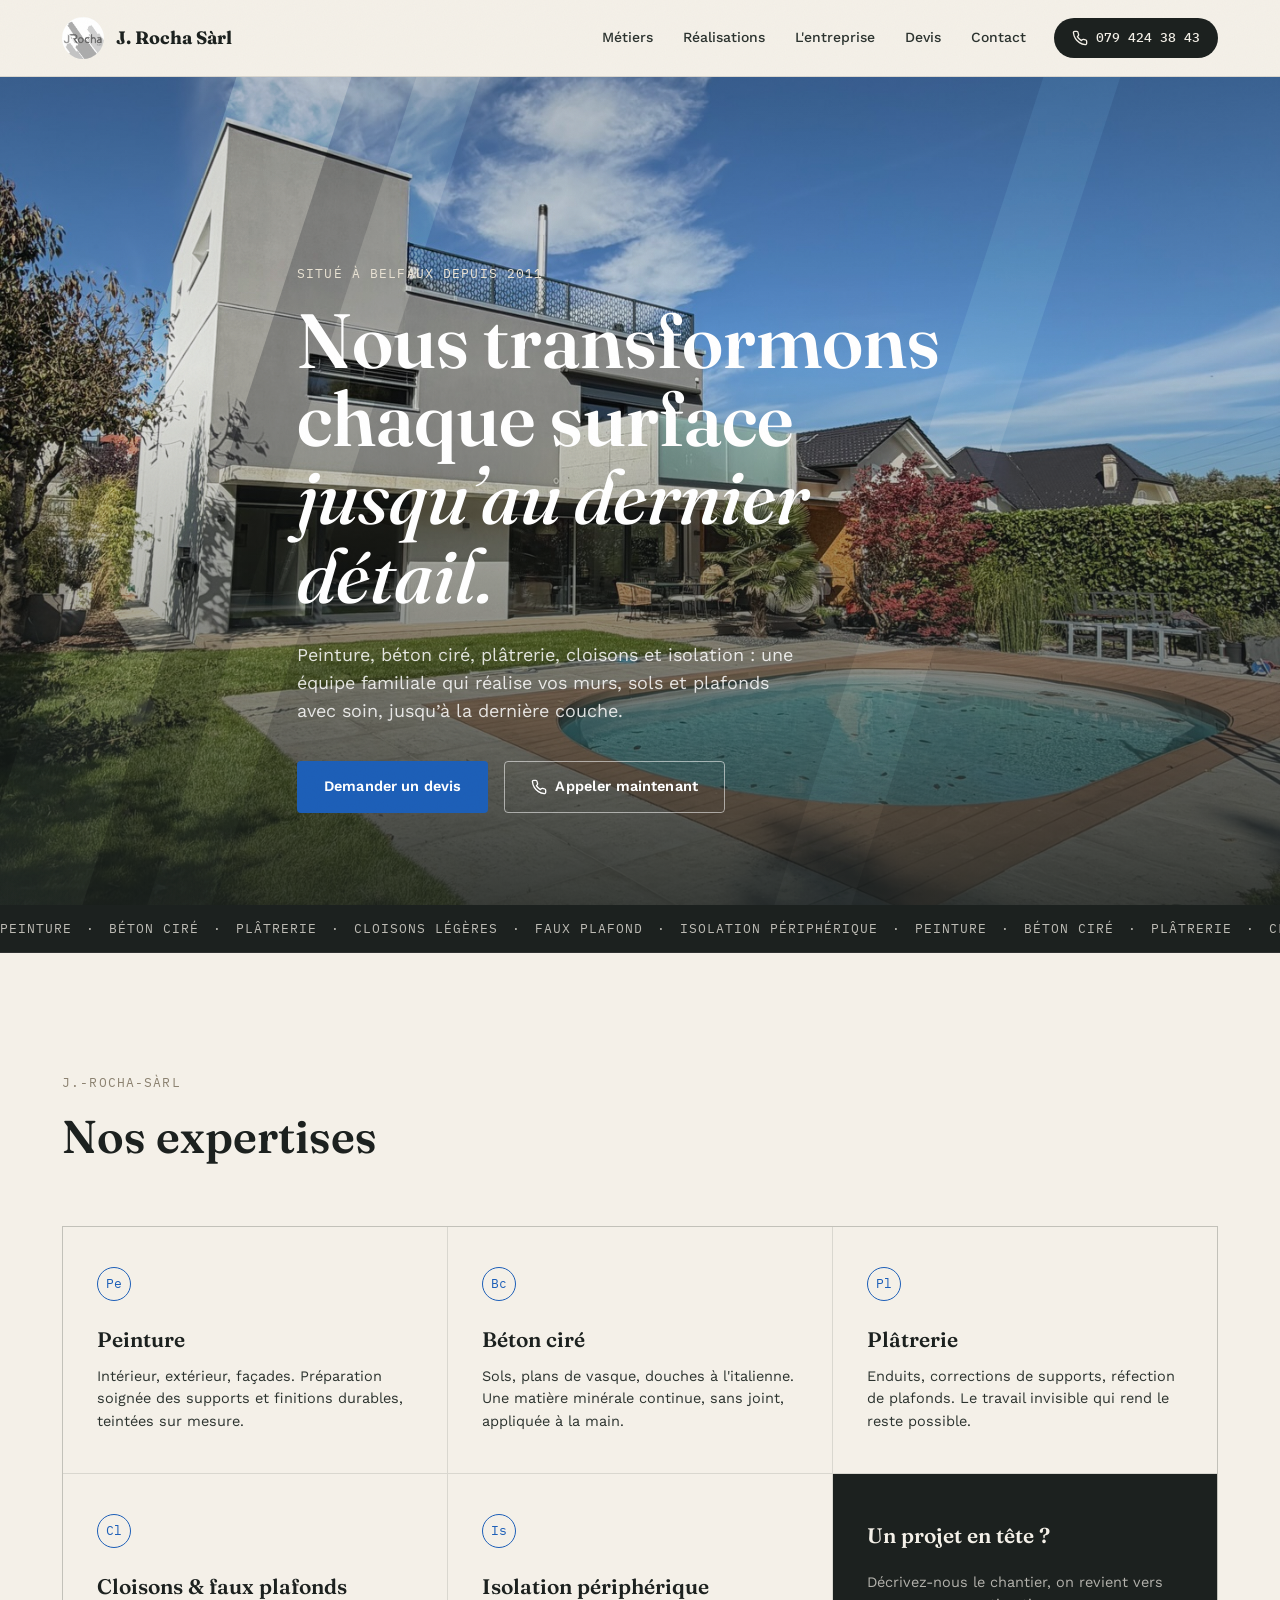
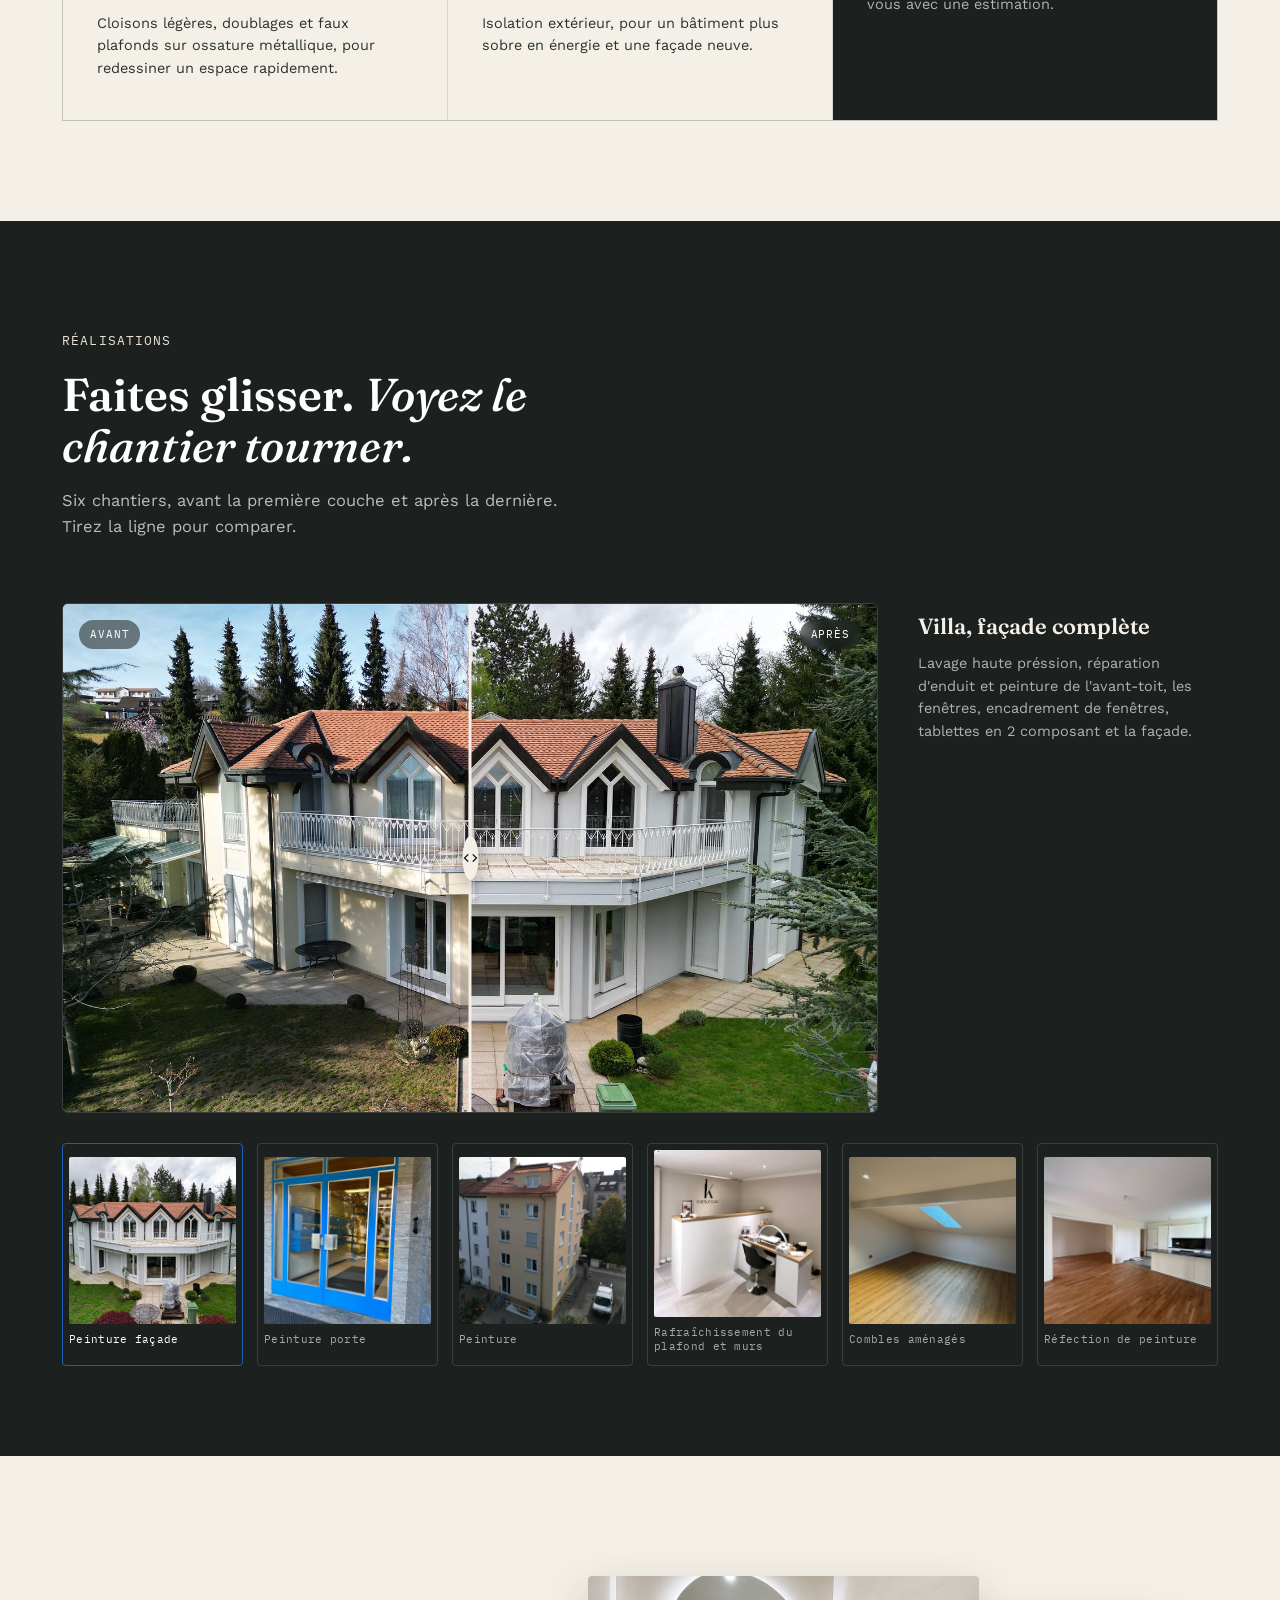
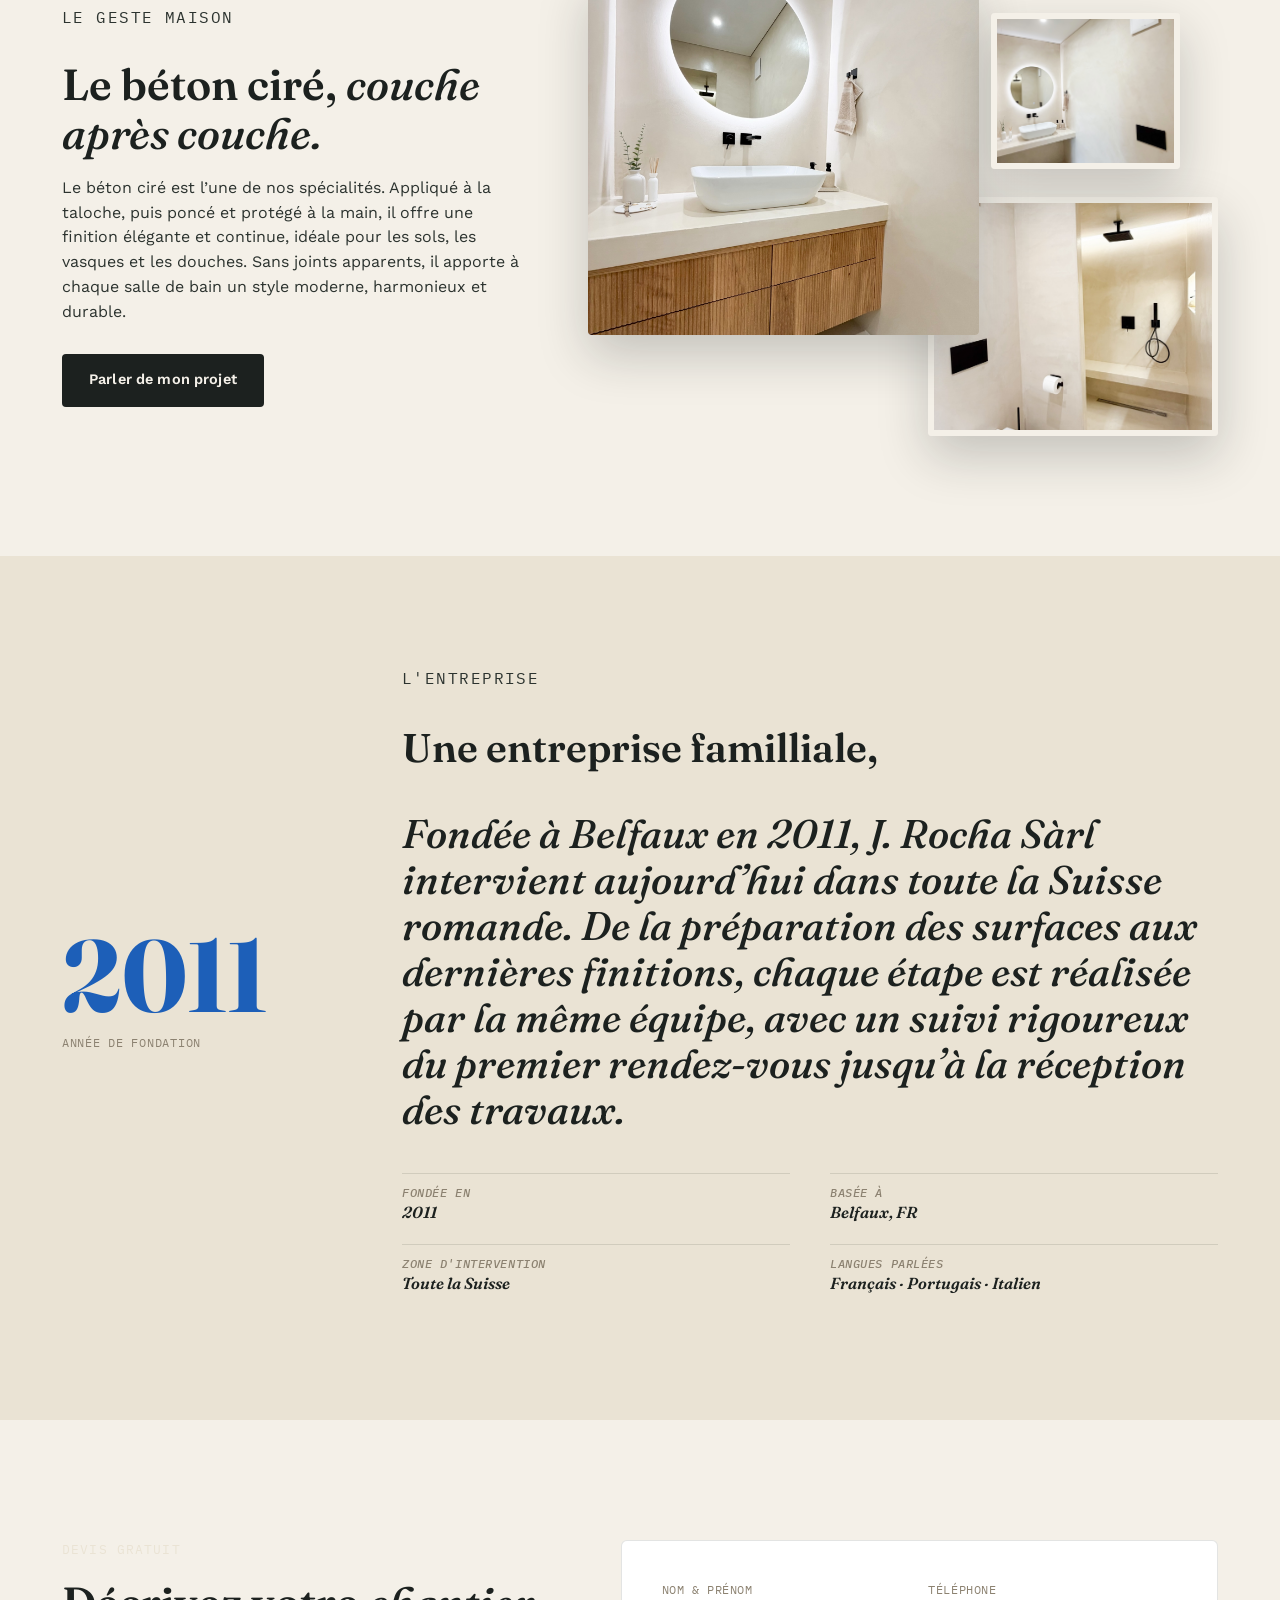
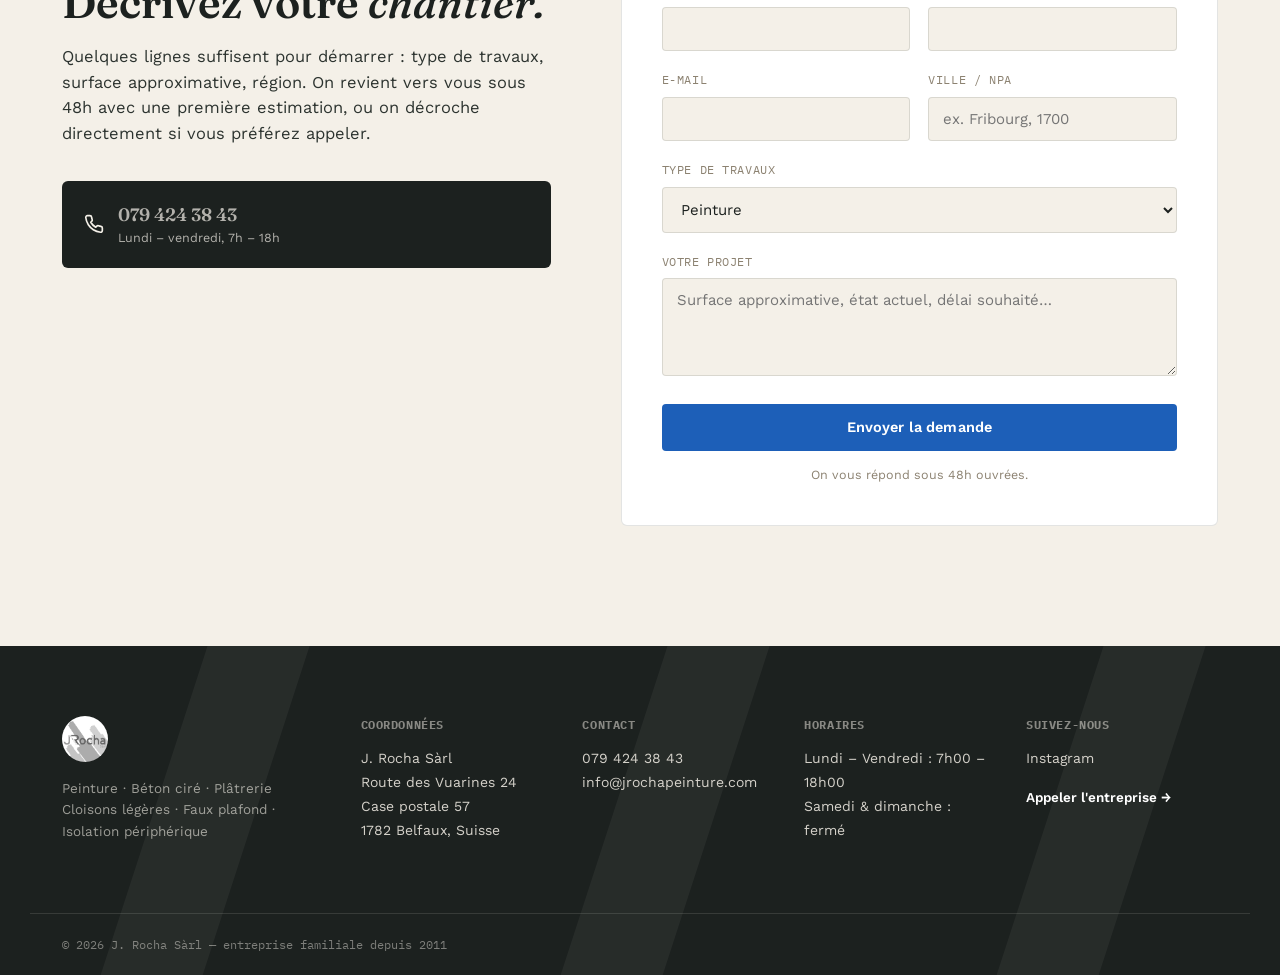
<file: index.html>
<!DOCTYPE html>
<html lang="fr">
<head>
<meta charset="UTF-8">
<meta name="viewport" content="width=device-width, initial-scale=1.0">
<title>J. Rocha Sàrl — Peinture, béton ciré &amp; plâtrerie.</title>
<meta name="description" content="Entreprise familiale depuis 2011 à Belfaux. Peinture, béton ciré, plâtrerie, cloisons légères, faux plafond et isolation périphérique.">
<link rel="preconnect" href="https://fonts.googleapis.com">
<link rel="preconnect" href="https://fonts.gstatic.com" crossorigin>
<link href="https://fonts.googleapis.com/css2?family=Fraunces:opsz,wght@9..144,500;9..144,600;9..144,700;9..144,900&family=Work+Sans:wght@400;500;600&family=IBM+Plex+Mono:wght@500&display=swap" rel="stylesheet">
<link rel="stylesheet" href="style.css">
</head>
<body>

<!-- ====== TEXTURE / NOISE OVERLAY ====== -->
<div class="grain" aria-hidden="true"></div>

<!-- ====== HEADER ====== -->
<header class="site-header" id="top">
  <div class="wrap header-inner">
    <a href="#top" class="brand">
      <img src="images/logo.jpg" alt="J. Rocha Sàrl" class="brand-mark">
      <span class="brand-text">
        <span class="brand-name">J.&nbsp;Rocha Sàrl</span>
      </span>
    </a>

    <nav class="main-nav" aria-label="Navigation principale">
      <a href="#services">Métiers</a>
      <a href="#realisations">Réalisations</a>
      <a href="#atelier">L'entreprise</a>
      <a href="#devis">Devis</a>
      <a href="#contact">Contact</a>
    </nav>

    <a class="call-pill" href="tel:+41794243843">
      <svg viewBox="0 0 24 24" width="16" height="16" fill="none" stroke="currentColor" stroke-width="2" stroke-linecap="round" stroke-linejoin="round"><path d="M22 16.92v3a2 2 0 0 1-2.18 2 19.79 19.79 0 0 1-8.63-3.07 19.5 19.5 0 0 1-6-6 19.79 19.79 0 0 1-3.07-8.67A2 2 0 0 1 4.11 2h3a2 2 0 0 1 2 1.72c.127.96.362 1.903.7 2.81a2 2 0 0 1-.45 2.11L8.09 9.91a16 16 0 0 0 6 6l1.27-1.27a2 2 0 0 1 2.11-.45c.907.338 1.85.573 2.81.7A2 2 0 0 1 22 16.92z"/></svg>
      <span>079 424 38 43</span>
    </a>

    <button class="nav-toggle" aria-label="Ouvrir le menu" aria-expanded="false">
      <span></span><span></span><span></span>
    </button>
  </div>
</header>

<!-- ====== HERO ====== -->
<section class="hero">
  <div class="hero-media">
    <img src="images/pool-house.jpg" alt="Villa rénovée par J. Rocha Sàrl, façade et finitions" loading="eager">
    <div class="hero-stripes" aria-hidden="true">
      <span></span><span></span><span></span>
    </div>
  </div>

  <div class="wrap hero-content">
    <p class="eyebrow">Situé à Belfaux depuis 2011</p>
    <h1 class="hero-title">
      Nous transformons<br> chaque surface <span class="ital">jusqu’au dernier détail.</span>
    </h1>
    <p class="hero-lede">
      Peinture, béton ciré, plâtrerie, cloisons et isolation : une équipe familiale qui réalise vos murs, sols et plafonds avec soin, jusqu’à la dernière couche.
    </p>
    <div class="hero-actions">
      <a href="#devis" class="btn btn-primary">Demander un devis</a>
      <a href="tel:+41794243843" class="btn btn-ghost">
        <svg viewBox="0 0 24 24" width="16" height="16" fill="none" stroke="currentColor" stroke-width="2" stroke-linecap="round" stroke-linejoin="round"><path d="M22 16.92v3a2 2 0 0 1-2.18 2 19.79 19.79 0 0 1-8.63-3.07 19.5 19.5 0 0 1-6-6 19.79 19.79 0 0 1-3.07-8.67A2 2 0 0 1 4.11 2h3a2 2 0 0 1 2 1.72c.127.96.362 1.903.7 2.81a2 2 0 0 1-.45 2.11L8.09 9.91a16 16 0 0 0 6 6l1.27-1.27a2 2 0 0 1 2.11-.45c.907.338 1.85.573 2.81.7A2 2 0 0 1 22 16.92z"/></svg>
        Appeler maintenant
      </a>
    </div>
  </div>
</section>

<!-- ====== TICKER / TRUST STRIP ====== -->
<div class="ticker" aria-hidden="true">
  <div class="ticker-track">
    <span>Peinture</span><span>·</span><span>Béton ciré</span><span>·</span><span>Plâtrerie</span><span>·</span>
    <span>Cloisons légères</span><span>·</span><span>Faux plafond</span><span>·</span><span>Isolation périphérique</span><span>·</span>
    <span>Peinture</span><span>·</span><span>Béton ciré</span><span>·</span><span>Plâtrerie</span><span>·</span>
    <span>Cloisons légères</span><span>·</span><span>Faux plafond</span><span>·</span><span>Isolation périphérique</span><span>·</span>
  </div>
</div>

<!-- ====== SERVICES ====== -->
<section id="services" class="services">
  <div class="wrap">
    <div class="section-head">
      <p class="eyebrow eyebrow-dark">J.-Rocha-Sàrl</p>
      <h2>Nos expertises <span class="ital">
    </div>

    <p class="swipe-hint">Glissez pour tout voir →</p>

    <div class="service-grid">
      <article class="service-card" style="--i:0">
        <span class="service-mark">Pe</span>
        <h3>Peinture</h3>
        <p>Intérieur, extérieur, façades. Préparation soignée des supports et finitions durables, teintées sur mesure.</p>
      </article>
      <article class="service-card" style="--i:1">
        <span class="service-mark">Bc</span>
        <h3>Béton ciré</h3>
        <p>Sols, plans de vasque, douches à l'italienne. Une matière minérale continue, sans joint, appliquée à la main.</p>
      </article>
      <article class="service-card" style="--i:2">
        <span class="service-mark">Pl</span>
        <h3>Plâtrerie</h3>
        <p>Enduits, corrections de supports, réfection de plafonds. Le travail invisible qui rend le reste possible.</p>
      </article>
      <article class="service-card" style="--i:3">
        <span class="service-mark">Cl</span>
        <h3>Cloisons &amp; faux plafonds</h3>
        <p>Cloisons légères, doublages et faux plafonds sur ossature métallique, pour redessiner un espace rapidement.</p>
      </article>
      <article class="service-card" style="--i:4">
        <span class="service-mark">Is</span>
        <h3>Isolation périphérique</h3>
        <p>Isolation extérieur, pour un bâtiment plus sobre en énergie et une façade neuve.</p>
      </article>
      <article class="service-card service-card-cta" style="--i:5">
        <h3>Un projet en tête ?</h3>
        <p>Décrivez-nous le chantier, on revient vers vous avec une estimation.</p>
        <a href="#devis" class="btn btn-dark-ghost">Demander un devis →</a>
      </article>
    </div>
  </div>
</section>

<!-- ====== BEFORE / AFTER SHOWCASE ====== -->
<section id="realisations" class="showcase">
  <div class="wrap">
    <div class="section-head section-head-light">
      <p class="eyebrow">Réalisations</p>
      <h2>Faites glisser. <span class="ital">Voyez le chantier tourner.</span></h2>
      <p class="section-text">Six chantiers, avant la première couche et après la dernière. Tirez la ligne pour comparer.</p>
    </div>

    <div class="ba-stage">
      <div class="ba-slider" id="baSlider">
        <div class="ba-frame ba-after">
          <img id="baAfterImg" src="images/facade-after.jpg" alt="Après travaux">
        </div>
        <div class="ba-frame ba-before" id="baBeforeFrame">
          <img id="baBeforeImg" src="images/facade-before.jpg" alt="Avant travaux">
        </div>
        <div class="ba-handle" id="baHandle" tabindex="0" role="slider" aria-label="Comparer avant et après" aria-valuemin="0" aria-valuemax="100" aria-valuenow="50">
          <span class="ba-handle-grip">
            <svg viewBox="0 0 24 24" width="16" height="16" fill="none" stroke="currentColor" stroke-width="2" stroke-linecap="round"><path d="M8 7l-5 5 5 5M16 7l5 5-5 5"/></svg>
          </span>
        </div>
        <span class="ba-tag ba-tag-before">Avant</span>
        <span class="ba-tag ba-tag-after">Après</span>
      </div>

      <div class="ba-caption">
        <h3 id="baTitle">Villa, façade complète</h3>
        <p id="baDesc">Lavage haute préssion, réparation d'enduit et peinture de l'avant-toit, les fenêtres, encadrement de fenêtres, tablettes en 2 composant et la façade.</p>
      </div>
    </div>

    <div class="ba-thumbs" id="baThumbs">
      <button class="ba-thumb is-active" data-before="images/facade-before.jpg" data-after="images/facade-after.jpg"
        data-title="Villa, façade complète" data-desc="Lavage haute préssion, réparation d'enduit et peinture de l'avant-toit, les fenêtres, encadrement de fenêtres, tablettes en 2 composant et la façade.">
        <img src="images/facade-after.jpg" alt="Façade rénovée">
        <span>Peinture façade</span>
      </button>
      <button class="ba-thumb" data-before="images/door-before.jpg" data-after="images/door-after.jpg"
        data-title="Entrée d'immeuble" data-desc="Remise en peinture bleue d'une porte d'entrée d'un immeuble">
        <img src="images/door-after.jpg" alt="Porte d'entrée repeinte">
        <span>Peinture porte</span>
      </button>
      <button class="ba-thumb" data-before="images/building-before.jpg" data-after="images/building-after.jpg"
        data-title="Immeuble locatif" data-desc="Peinture des avant-toit en blanc, sol des balcons en 2 composants, embrasures en blanc, pose d'un treillis d'armature et d'un crépis de finitions 2mm.">
        <img src="images/building-after.jpg" alt="Immeuble">
        <span>Peinture</span>
      </button>
      <button class="ba-thumb" data-before="images/salon-before.jpg" data-after="images/salon-after.jpg"
        data-title="Institut Koko" data-desc="Rafraîchissement du plafond et murs en blanc, passage du gris au beige pour les murs de couleur et mise en peinture des menuiseries de la toute nouvelle réception.">
        <img src="images/salon-after.jpg" alt="Institut de beauté aménagé">
        <span>Rafraîchissement du plafond et murs</span>
      </button>
      <button class="ba-thumb" data-before="images/attic-before.jpg" data-after="images/attic-after.jpg"
        data-title="Combles aménagés" data-desc="Aménagement des combles d'un immeuble permettant de créer un appartement supplémentaire">
        <img src="images/attic-after.jpg" alt="Combles aménagés">
        <span>Combles aménagés</span>
      </button>
      <button class="ba-thumb" data-before="images/apartment-before.jpg" data-after="images/apartment-after.jpg"
        data-title="Rénovation d'appartement" data-desc="Réfection de peinture du à un sinistre d'incendie">
        <img src="images/apartment-after.jpg" alt="Appartement incendiée">
        <span>Réfection de peinture</span>
      </button>
    </div>
  </div>
</section>

<!-- ====== BETON CIRE FOCUS ====== -->
<section class="focus">
  <div class="wrap focus-grid">
    <div class="focus-text">
      <p class="eyebrow eyebrow-dark">Le geste maison</p>
      <h2>Le béton ciré, <span class="ital">couche après couche.</span></h2>
      <p>
        Le béton ciré est l’une de nos spécialités. Appliqué à la taloche, puis poncé et protégé à la main, il offre une finition élégante et continue, idéale pour les sols, les vasques et les douches. Sans joints apparents, il apporte à chaque salle de bain un style moderne, harmonieux et durable.
      </p>
      <a href="#devis" class="btn btn-dark">Parler de mon projet</a>
    </div>
    <div class="focus-gallery">
      <img src="images/bathroom-3.jpg" alt="Salle de bain en béton ciré, douche à l'italienne" class="focus-img focus-img-a">
      <img src="images/bathroom-1.jpg" alt="Vasque et douche en béton ciré" class="focus-img focus-img-b">
      <img src="images/bathroom-2.jpg" alt="Vasque suspendue en bois et miroir rond" class="focus-img focus-img-c">
    </div>
  </div>
</section>

<!-- ====== ABOUT / ATELIER ====== -->
<section id="atelier" class="atelier">
  <div class="wrap atelier-grid">
    <div class="atelier-num">
      <span class="num-year">2011</span>
      <span class="num-label">année de fondation</span>
    </div>
    <div class="atelier-text">
      <p class="eyebrow">L'entreprise</p>
      <h2>Une entreprise familliale, <span class="ital">
      <p>
        Fondée à Belfaux en 2011, J. Rocha Sàrl intervient aujourd’hui dans toute la Suisse romande. De la préparation des surfaces aux dernières finitions, chaque étape est réalisée par la même équipe, avec un suivi rigoureux du premier rendez-vous jusqu’à la réception des travaux.
      </p>
      <ul class="atelier-facts">
        <li><span>Fondée en</span><strong>2011</strong></li>
        <li><span>Basée à</span><strong>Belfaux, FR</strong></li>
        <li><span>Zone d'intervention</span><strong>Toute la Suisse</strong></li>
        <li><span>Langues parlées</span><strong>Français · Portugais · Italien</strong></li>
      </ul>
    </div>
  </div>
</section>

<!-- ====== DEVIS / QUOTE FORM ====== -->
<section id="devis" class="devis">
  <div class="wrap devis-grid">
    <div class="devis-intro">
      <p class="eyebrow">Devis gratuit</p>
      <h2>Décrivez votre <span class="ital">chantier.</span></h2>
      <p class="section-text">
        Quelques lignes suffisent pour démarrer : type de travaux, surface approximative, région. On revient
        vers vous sous 48h avec une première estimation, ou on décroche directement si vous préférez appeler.
      </p>
      <a href="tel:+41794243843" class="devis-call">
        <svg viewBox="0 0 24 24" width="20" height="20" fill="none" stroke="currentColor" stroke-width="2" stroke-linecap="round" stroke-linejoin="round"><path d="M22 16.92v3a2 2 0 0 1-2.18 2 19.79 19.79 0 0 1-8.63-3.07 19.5 19.5 0 0 1-6-6 19.79 19.79 0 0 1-3.07-8.67A2 2 0 0 1 4.11 2h3a2 2 0 0 1 2 1.72c.127.96.362 1.903.7 2.81a2 2 0 0 1-.45 2.11L8.09 9.91a16 16 0 0 0 6 6l1.27-1.27a2 2 0 0 1 2.11-.45c.907.338 1.85.573 2.81.7A2 2 0 0 1 22 16.92z"/></svg>
        <span>
          <strong>079 424 38 43</strong>
          Lundi – vendredi, 7h – 18h
        </span>
      </a>
    </div>

    <form class="devis-form" id="devisForm" novalidate>
      <div class="field-row">
        <div class="field">
          <label for="name">Nom &amp; prénom</label>
          <input type="text" id="name" name="name" autocomplete="name" required>
        </div>
        <div class="field">
          <label for="phone">Téléphone</label>
          <input type="tel" id="phone" name="phone" autocomplete="tel" required>
        </div>
      </div>

      <div class="field-row">
        <div class="field">
          <label for="email">E-mail</label>
          <input type="email" id="email" name="email" autocomplete="email" required>
        </div>
        <div class="field">
          <label for="locality">Ville / NPA</label>
          <input type="text" id="locality" name="locality" placeholder="ex. Fribourg, 1700">
        </div>
      </div>

      <div class="field">
        <label for="service">Type de travaux</label>
        <select id="service" name="service">
          <option value="Peinture">Peinture</option>
          <option value="Béton ciré">Béton ciré</option>
          <option value="Plâtrerie">Plâtrerie</option>
          <option value="Cloisons légères / faux plafond">Cloisons légères / faux plafond</option>
          <option value="Isolation périphérique">Isolation périphérique</option>
          <option value="Je ne sais pas encore">Je ne sais pas encore</option>
        </select>
      </div>

      <div class="field">
        <label for="message">Votre projet</label>
        <textarea id="message" name="message" rows="4" placeholder="Surface approximative, état actuel, délai souhaité…"></textarea>
      </div>

      <button type="submit" class="btn btn-primary btn-wide">Envoyer la demande</button>
      <p class="devis-note" id="devisNote">On vous répond sous 48h ouvrées.</p>
    </form>
  </div>
</section>

<!-- ====== FOOTER / CONTACT ====== -->
<footer id="contact" class="site-footer">
  <div class="footer-stripes" aria-hidden="true"><span></span><span></span><span></span></div>
  <div class="wrap footer-grid">
    <div class="footer-brand">
      <img src="images/logo.jpg" alt="J. Rocha Sàrl" class="footer-mark">
      <p>Peinture · Béton ciré · Plâtrerie<br>Cloisons légères · Faux plafond · Isolation périphérique</p>
    </div>

    <div class="footer-col">
      <h4>Coordonnées</h4>
      <p>J. Rocha Sàrl<br>Route des Vuarines 24<br>Case postale 57<br>1782 Belfaux, Suisse</p>
    </div>

    <div class="footer-col">
      <h4>Contact</h4>
      <p><a href="tel:+41794243843">079 424 38 43</a><br>
      <a href="mailto:info@jrochapeinture.com">info@jrochapeinture.com</a></p>
    </div>

    <div class="footer-col">
      <h4>Horaires</h4>
      <p>Lundi – Vendredi : 7h00 – 18h00<br>Samedi &amp; dimanche : fermé</p>
    </div>

    <div class="footer-col">
      <h4>Suivez-nous</h4>
      <p><a href="https://www.instagram.com/j.rocha_sarl" target="_blank" rel="noopener">Instagram</a></p>
      <a href="tel:+41794243843" class="footer-call">Appeler l'entreprise →</a>
    </div>
  </div>
  <div class="wrap footer-bottom">
    <span>© <span id="year"></span> J. Rocha Sàrl — entreprise familiale depuis 2011</span>
  </div>
</footer>

<script src="script.js"></script>
</body>
</html>
</file>
<file: style.css>
/* =========================================================
   J. ROCHA SÀRL — design tokens
   Palette drawn from the material world of the trade:
   wet béton ciré (ink), fresh plaster (white), trowelled
   stone (sand/clay), the cobalt entry door and the terracotta
   roof tiles seen across the portfolio.
   ========================================================= */
:root{
  --ink:        #1C211F;
  --ink-soft:   #2C332F;
  --plaster:    #F4F0E8;
  --plaster-2:  #EAE3D4;
  --sand:       #C9C0AC;
  --sand-deep:  #8C8271;
  --cobalt:     #1D5FB8;
  --cobalt-deep:#123E7A;
  --terracotta: #B75A34;
  --line:       rgba(28,33,31,0.12);
  --line-light: rgba(244,240,232,0.22);

  --font-display: "Fraunces", ui-serif, Georgia, serif;
  --font-body:    "Work Sans", ui-sans-serif, system-ui, sans-serif;
  --font-mono:    "IBM Plex Mono", ui-monospace, monospace;

  --radius: 4px;
  --wrap: 1220px;
  --ease: cubic-bezier(.25,.8,.25,1);
}

*, *::before, *::after{ box-sizing: border-box; }
html{ scroll-behavior: smooth; }
@media (prefers-reduced-motion: reduce){
  html{ scroll-behavior: auto; }
  *, *::before, *::after{ animation-duration: 0.001ms !important; animation-iteration-count: 1 !important; transition-duration: 0.001ms !important; scroll-behavior: auto !important; }
}

body{
  margin:0;
  background: var(--plaster);
  color: var(--ink);
  font-family: var(--font-body);
  font-size: 16px;
  line-height: 1.55;
  -webkit-font-smoothing: antialiased;
}

img{ max-width:100%; display:block; }
a{ color: inherit; text-decoration: none; }
button{ font-family: inherit; }

.wrap{
  max-width: var(--wrap);
  margin: 0 auto;
  padding: 0 32px;
}

.ital{ font-style: italic; font-weight: 500; }

.eyebrow{
  font-family: var(--font-mono);
  font-size: 12.5px;
  letter-spacing: 0.09em;
  text-transform: uppercase;
  color: var(--plaster-2);
  margin: 0 0 18px;
}
.eyebrow-dark{ color: var(--sand-deep); }

/* subtle grain overlay for a "plaster" surface feel */
.grain{
  position: fixed; inset:0; pointer-events:none; z-index: 500;
  opacity: 0.035; mix-blend-mode: multiply;
  background-image: url("data:image/svg+xml;utf8,<svg xmlns='http://www.w3.org/2000/svg' width='120' height='120'><filter id='n'><feTurbulence type='fractalNoise' baseFrequency='0.9' numOctaves='2' stitchTiles='stitch'/></filter><rect width='100%25' height='100%25' filter='url(%23n)'/></svg>");
}

/* =========================================================
   BUTTONS
   ========================================================= */
.btn{
  display:inline-flex; align-items:center; gap:8px;
  padding: 14px 26px;
  border-radius: var(--radius);
  font-size: 14.5px; font-weight: 600;
  letter-spacing: 0.01em;
  border: 1px solid transparent;
  cursor: pointer;
  transition: transform .25s var(--ease), background .25s var(--ease), color .25s var(--ease), border-color .25s var(--ease);
}
.btn:hover{ transform: translateY(-2px); }
.btn:focus-visible{ outline: 2px solid var(--cobalt); outline-offset: 3px; }

.btn-primary{ background: var(--cobalt); color: #fff; }
.btn-primary:hover{ background: var(--cobalt-deep); }

.btn-ghost{ background: transparent; color:#fff; border-color: rgba(255,255,255,0.55); }
.btn-ghost:hover{ background: rgba(255,255,255,0.12); border-color:#fff; }

.btn-dark{ background: var(--ink); color: var(--plaster); }
.btn-dark:hover{ background: var(--ink-soft); }

.btn-dark-ghost{ background: transparent; color: var(--ink); border-color: var(--ink); padding: 10px 18px; font-size: 13.5px; }
.btn-dark-ghost:hover{ background: var(--ink); color: var(--plaster); }

.btn-wide{ width: 100%; justify-content: center; }

/* =========================================================
   HEADER
   ========================================================= */
.site-header{
  position: sticky; top:0; z-index: 300;
  background: rgba(244,240,232,0.86);
  backdrop-filter: blur(10px);
  border-bottom: 1px solid var(--line);
}
.header-inner{
  display:flex; align-items:center; gap: 28px;
  height: 76px;
}
.brand{ display:flex; align-items:center; gap:12px; margin-right: auto; }
.brand-mark{ width: 42px; height:42px; border-radius: 50%; object-fit: cover; }
.brand-text{ display:flex; flex-direction:column; line-height: 1.15; }
.brand-name{ font-family: var(--font-display); font-weight: 700; font-size: 18px; }
.brand-sub{ font-family: var(--font-mono); font-size: 10.5px; letter-spacing: 0.04em; color: var(--sand-deep); text-transform: uppercase; }

.main-nav{ display:flex; gap: 30px; }
.main-nav a{
  font-size: 14px; font-weight: 500; color: var(--ink-soft);
  position: relative; padding: 4px 0;
}
.main-nav a::after{
  content:""; position:absolute; left:0; right:0; bottom:-2px; height:2px;
  background: var(--cobalt); transform: scaleX(0); transform-origin: left;
  transition: transform .3s var(--ease);
}
.main-nav a:hover::after{ transform: scaleX(1); }

.call-pill{
  display:flex; align-items:center; gap:8px;
  background: var(--ink); color: var(--plaster);
  padding: 10px 18px; border-radius: 999px;
  font-family: var(--font-mono); font-size: 13px; font-weight: 500;
  transition: background .25s var(--ease), transform .25s var(--ease);
}
.call-pill:hover{ background: var(--cobalt); transform: translateY(-1px); }

.nav-toggle{
  display:none; flex-direction:column; justify-content:center; gap:5px;
  width: 40px; height:40px; background:none; border:none; cursor:pointer;
}
.nav-toggle span{ height:2px; background: var(--ink); border-radius: 2px; }

/* =========================================================
   HERO
   ========================================================= */
.hero{ position:relative; min-height: 92vh; display:flex; align-items:flex-end; overflow:hidden; }
.hero-media{ position:absolute; inset:0; }
.hero-media img{ width:100%; height:100%; object-fit:cover; }
.hero-media::after{
  content:""; position:absolute; inset:0;
  background: linear-gradient(180deg, rgba(28,33,31,0.25) 0%, rgba(28,33,31,0.15) 35%, rgba(28,33,31,0.86) 100%);
}
.hero-stripes{ position:absolute; inset:0; z-index:1; pointer-events:none; mix-blend-mode: overlay; }
.hero-stripes span{
  position:absolute; top:-20%; width: 9%; height: 140%;
  background: rgba(244,240,232,0.5);
  transform: skewX(-18deg);
}
.hero-stripes span:nth-child(1){ left: 8%; opacity:.6; }
.hero-stripes span:nth-child(2){ left: 22%; opacity:.35; width:5%; }
.hero-stripes span:nth-child(3){ left: 71%; opacity:.25; width:6%; }

.hero-content{ position:relative; z-index:2; color:#fff; padding-bottom: 92px; }
.hero-title{
  font-family: var(--font-display);
  font-weight: 600;
  font-size: clamp(40px, 6vw, 78px);
  line-height: 1.02;
  margin: 0 0 26px;
  max-width: 14ch;
}
.hero-lede{
  font-size: 18px; max-width: 46ch; color: rgba(255,255,255,0.85);
  margin: 0 0 36px;
}
.hero-actions{ display:flex; gap: 16px; flex-wrap: wrap; }

/* =========================================================
   TICKER
   ========================================================= */
.ticker{
  background: var(--ink); color: var(--plaster);
  overflow:hidden; white-space: nowrap;
  border-bottom: 1px solid rgba(244,240,232,0.08);
}
.ticker-track{
  display:inline-flex; gap: 14px;
  padding: 14px 0;
  font-family: var(--font-mono); font-size: 12.5px; letter-spacing: 0.08em; text-transform: uppercase;
  animation: scroll-ticker 32s linear infinite;
}
.ticker-track span{ opacity: .75; }
@keyframes scroll-ticker{
  from{ transform: translateX(0); }
  to{ transform: translateX(-50%); }
}

/* =========================================================
   SERVICES
   ========================================================= */
.services{ padding: 120px 0 100px; }
.section-head{ max-width: 640px; margin-bottom: 64px; }
.section-head h2{
  font-family: var(--font-display); font-weight: 600;
  font-size: clamp(30px, 3.6vw, 46px); line-height: 1.12; margin: 0 0 14px; color: var(--ink);
}
.section-head-light h2{ color: #fff; }
.section-text{ font-size: 16.5px; color: var(--ink-soft); max-width: 52ch; }
.section-head-light .section-text{ color: rgba(244,240,232,0.75); }

.swipe-hint{
  display:none;
  font-family: var(--font-mono); font-size: 11.5px; letter-spacing: 0.05em;
  color: var(--sand-deep); margin: 0 0 20px;
}

.service-grid{
  display:grid;
  grid-template-columns: repeat(3, 1fr);
  gap: 1px;
  background: var(--line);
  border: 1px solid var(--line);
}
.service-card{
  background: var(--plaster);
  padding: 40px 34px;
  min-height: 230px;
  display:flex; flex-direction:column;
  opacity:0; transform: translateY(18px);
  transition: opacity .6s var(--ease), transform .6s var(--ease);
  transition-delay: calc(var(--i) * 60ms);
}
.service-card.in-view{ opacity:1; transform: translateY(0); }
.service-mark{
  font-family: var(--font-mono); font-size: 13px; color: var(--cobalt);
  border: 1px solid var(--cobalt); border-radius: 50%;
  width: 34px; height: 34px; display:flex; align-items:center; justify-content:center;
  margin-bottom: 22px;
}
.service-card h3{ font-family: var(--font-display); font-size: 21px; font-weight: 600; margin: 0 0 10px; }
.service-card p{ font-size: 14.5px; color: var(--ink-soft); margin:0; }
.service-card-cta{ background: var(--ink); color: var(--plaster); justify-content:center; gap: 10px; }
.service-card-cta h3{ color: var(--plaster); }
.service-card-cta p{ color: rgba(244,240,232,0.7); }
.service-card-cta .btn{ margin-top: 6px; align-self:flex-start; }

/* =========================================================
   SHOWCASE — before / after slider
   ========================================================= */
.showcase{ background: var(--ink); color: var(--plaster); padding: 110px 0 90px; }

.ba-stage{ display:grid; grid-template-columns: 1fr 300px; gap: 40px; align-items:flex-start; margin-bottom: 30px; }

.ba-slider{
  position: relative;
  width: 100%; aspect-ratio: 16 / 10;
  border-radius: 6px; overflow:hidden;
  cursor: ew-resize;
  border: 1px solid rgba(244,240,232,0.14);
  user-select: none;
}
.ba-frame{ position:absolute; inset:0; }
.ba-frame img{ width:100%; height:100%; object-fit:cover; }
.ba-before{ clip-path: inset(0 50% 0 0); }

.ba-handle{
  position:absolute; top:0; bottom:0; left:50%;
  width: 3px; background: var(--plaster);
  transform: translateX(-50%);
  display:flex; align-items:center; justify-content:center;
}
.ba-handle-grip{
  width: 44px; height:44px; border-radius: 50%;
  background: var(--plaster); color: var(--ink);
  display:flex; align-items:center; justify-content:center;
  box-shadow: 0 6px 18px rgba(0,0,0,0.35);
}
.ba-tag{
  position:absolute; top: 16px;
  font-family: var(--font-mono); font-size: 11px; letter-spacing: 0.08em; text-transform: uppercase;
  background: rgba(28,33,31,0.55); color:#fff; padding: 6px 11px; border-radius: 999px;
  backdrop-filter: blur(4px);
}
.ba-tag-before{ left: 16px; }
.ba-tag-after{ right: 16px; }

.ba-caption{ padding-top: 6px; }
.ba-caption h3{ font-family: var(--font-display); font-size: 22px; font-weight: 600; margin: 0 0 10px; }
.ba-caption p{ font-size: 14.5px; color: rgba(244,240,232,0.7); margin:0; }

.ba-thumbs{
  display:grid; grid-template-columns: repeat(6, 1fr); gap: 14px;
}
.ba-thumb{
  background:none; border: 1px solid rgba(244,240,232,0.14); border-radius: 4px;
  padding: 6px; cursor:pointer; text-align:left;
  transition: border-color .25s var(--ease), transform .25s var(--ease);
}
.ba-thumb img{ width:100%; aspect-ratio: 1/1; object-fit:cover; border-radius: 2px; margin-bottom: 8px; }
.ba-thumb span{ display:block; font-family: var(--font-mono); font-size: 10.5px; letter-spacing:0.03em; color: rgba(244,240,232,0.65); padding-bottom: 6px; }
.ba-thumb:hover{ border-color: rgba(244,240,232,0.4); transform: translateY(-2px); }
.ba-thumb.is-active{ border-color: var(--cobalt); }
.ba-thumb.is-active span{ color: #fff; }

/* =========================================================
   FOCUS — béton ciré section
   ========================================================= */
.focus{ padding: 120px 0; }
.focus-grid{ display:grid; grid-template-columns: 0.85fr 1.15fr; gap: 60px; align-items:center; }
.focus-text h2{
  font-family: var(--font-display); font-weight: 600;
  font-size: clamp(30px, 3.4vw, 44px); line-height: 1.12; margin: 0 0 18px; color: var(--ink);
}
.focus-text p{ font-size: 16px; color: var(--ink-soft); max-width: 46ch; margin: 0 0 30px; }

.focus-gallery{ position: relative; height: 460px; }
.focus-img{
  position:absolute; border-radius: 4px; object-fit: cover;
  box-shadow: 0 20px 50px rgba(28,33,31,0.22);
}
.focus-img-a{ width: 62%; height: 78%; top:0; left: 0; z-index:2; }
.focus-img-b{ width: 46%; height: 52%; bottom: 0; right: 0; z-index:1; border: 6px solid var(--plaster); }
.focus-img-c{ width: 30%; height: 34%; top: 8%; right: 6%; z-index:3; border: 6px solid var(--plaster); }

/* =========================================================
   ATELIER / ABOUT
   ========================================================= */
.atelier{ background: var(--plaster-2); padding: 110px 0; }
.atelier-grid{ display:grid; grid-template-columns: 280px 1fr; gap: 60px; align-items:center; }
.atelier-num{ display:flex; flex-direction:column; }
.num-year{ font-family: var(--font-display); font-weight: 700; font-size: clamp(64px, 8vw, 108px); line-height:1; color: var(--cobalt); }
.num-label{ font-family: var(--font-mono); font-size: 12px; letter-spacing: 0.06em; text-transform: uppercase; color: var(--sand-deep); margin-top: 8px; }

.atelier-text h2{
  font-family: var(--font-display); font-weight: 600;
  font-size: clamp(28px, 3.2vw, 40px); line-height: 1.15; margin: 0 0 18px; color: var(--ink);
}
.atelier-text > p{ font-size: 16px; color: var(--ink-soft); max-width: 58ch; margin: 0 0 34px; }

.atelier-facts{ list-style:none; margin:0; padding:0; display:grid; grid-template-columns: repeat(2, 1fr); gap: 22px 40px; }
.atelier-facts li{ display:flex; flex-direction:column; gap: 4px; border-top: 1px solid var(--line); padding-top: 12px; }
.atelier-facts span{ font-family: var(--font-mono); font-size: 11.5px; text-transform: uppercase; letter-spacing: 0.05em; color: var(--sand-deep); }
.atelier-facts strong{ font-size: 16px; font-weight: 600; }

/* =========================================================
   DEVIS / FORM
   ========================================================= */
.devis{ padding: 120px 0; }
.devis-grid{ display:grid; grid-template-columns: 0.9fr 1.1fr; gap: 70px; }
.devis-intro h2{
  font-family: var(--font-display); font-weight: 600;
  font-size: clamp(30px, 3.4vw, 44px); line-height: 1.12; margin: 0 0 18px; color: var(--ink);
}
.devis-intro .section-text{ margin-bottom: 34px; }

.devis-call{
  display:flex; align-items:center; gap: 14px;
  background: var(--ink); color: var(--plaster);
  padding: 20px 22px; border-radius: 6px;
  transition: background .25s var(--ease);
}
.devis-call:hover{ background: var(--cobalt-deep); }
.devis-call strong{ display:block; font-family: var(--font-display); font-size: 18px; font-weight: 600; }
.devis-call span{ font-size: 12.5px; color: rgba(244,240,232,0.7); }

.devis-form{
  background: #fff; border: 1px solid var(--line);
  border-radius: 6px; padding: 40px;
}
.field-row{ display:grid; grid-template-columns: 1fr 1fr; gap: 18px; }
.field{ margin-bottom: 20px; }
.field label{ display:block; font-family: var(--font-mono); font-size: 11.5px; text-transform: uppercase; letter-spacing: 0.05em; color: var(--sand-deep); margin-bottom: 8px; }
.field input, .field select, .field textarea{
  width:100%; border: 1px solid var(--line); border-radius: 4px;
  padding: 12px 14px; font-family: var(--font-body); font-size: 15px; color: var(--ink);
  background: var(--plaster);
  transition: border-color .2s var(--ease), box-shadow .2s var(--ease);
}
.field input:focus, .field select:focus, .field textarea:focus{
  outline:none; border-color: var(--cobalt); box-shadow: 0 0 0 3px rgba(29,95,184,0.15);
}
.field textarea{ resize: vertical; }
.devis-note{ font-size: 12.5px; color: var(--sand-deep); text-align:center; margin: 14px 0 0; }
.devis-note.is-success{ color: var(--cobalt); font-weight: 600; }

/* =========================================================
   FOOTER
   ========================================================= */
.site-footer{ background: var(--ink); color: var(--plaster); padding-top: 70px; position: relative; overflow:hidden; }
.footer-stripes{ position:absolute; inset:0; pointer-events:none; opacity: .05; }
.footer-stripes span{ position:absolute; top:-20%; width:8%; height:140%; background: var(--plaster); transform: skewX(-18deg); }
.footer-stripes span:nth-child(1){ left: 12%; }
.footer-stripes span:nth-child(2){ left: 48%; }
.footer-stripes span:nth-child(3){ left: 82%; }

.footer-grid{
  position:relative; z-index:1;
  display:grid; grid-template-columns: 1.4fr 1fr 1fr 1fr 1fr; gap: 30px;
  padding-bottom: 56px; border-bottom: 1px solid rgba(244,240,232,0.12);
}
.footer-mark{ width: 46px; height:46px; border-radius:50%; margin-bottom: 16px; }
.footer-brand p{ font-size: 13.5px; color: rgba(244,240,232,0.6); line-height: 1.6; }
.footer-col h4{ font-family: var(--font-mono); font-size: 11.5px; text-transform: uppercase; letter-spacing: 0.05em; color: rgba(244,240,232,0.5); margin: 0 0 14px; }
.footer-col p{ font-size: 14px; color: rgba(244,240,232,0.85); line-height: 1.7; margin:0 0 14px; }
.footer-col a:hover{ color: var(--cobalt); }
.footer-call{ font-size: 13.5px; font-weight: 600; color: #fff; }
.footer-call:hover{ color: var(--cobalt); }

.footer-bottom{
  position:relative; z-index:1;
  padding: 22px 32px;
  font-family: var(--font-mono); font-size: 11.5px; color: rgba(244,240,232,0.45);
}

/* =========================================================
   SCROLL REVEAL (generic)
   ========================================================= */
.reveal{ opacity:0; transform: translateY(22px); transition: opacity .7s var(--ease), transform .7s var(--ease); }
.reveal.in-view{ opacity:1; transform: translateY(0); }

/* =========================================================
   RESPONSIVE
   ========================================================= */
@media (max-width: 980px){
  .main-nav{ display:none; }
  .nav-toggle{ display:flex; }
  .service-grid{ grid-template-columns: repeat(2,1fr); }
  .ba-stage{ grid-template-columns: 1fr; }
  .ba-thumbs{ grid-template-columns: repeat(3,1fr); }
  .focus-grid{ grid-template-columns: 1fr; }
  .focus-gallery{ height: 380px; margin-top: 40px; }
  .atelier-grid{ grid-template-columns: 1fr; gap: 30px; }
  .devis-grid{ grid-template-columns: 1fr; gap: 40px; }
  .field-row{ grid-template-columns: 1fr; }
  .footer-grid{ grid-template-columns: repeat(2,1fr); }
}

@media (max-width: 600px){
  .wrap{ padding: 0 20px; }
  .hero-content{ padding-bottom: 60px; }
  .hero-title{ max-width: none; }

  .services{ padding: 70px 0 60px; }
  .section-head{ margin-bottom: 30px; }

  .swipe-hint{ display:block; }

  .service-grid{
    display:flex;
    grid-template-columns: none;
    gap: 12px;
    overflow-x: auto;
    scroll-snap-type: x mandatory;
    -webkit-overflow-scrolling: touch;
    background: none;
    border: none;
    padding-bottom: 6px;
    margin: 0 -20px;
    padding-left: 20px;
    padding-right: 20px;
  }
  .service-grid::-webkit-scrollbar{ display:none; }

  .service-card{
    flex: 0 0 82%;
    scroll-snap-align: start;
    min-height: auto;
    padding: 26px 24px;
    border: 1px solid var(--line);
    border-radius: 8px;
    opacity: 1;
    transform: none;
  }
  .service-card p{ font-size: 14px; }
  .service-card-cta{ flex-basis: 74%; }

  .showcase{ padding: 70px 0 60px; }
  .ba-thumbs{ grid-template-columns: repeat(2,1fr); }
  .focus{ padding: 70px 0; }
  .atelier{ padding: 70px 0; }
  .devis{ padding: 70px 0; }
  .devis-form{ padding: 26px; }
  .footer-grid{ grid-template-columns: 1fr 1fr; }
  .call-pill span{ display:none; }
}
</file>
